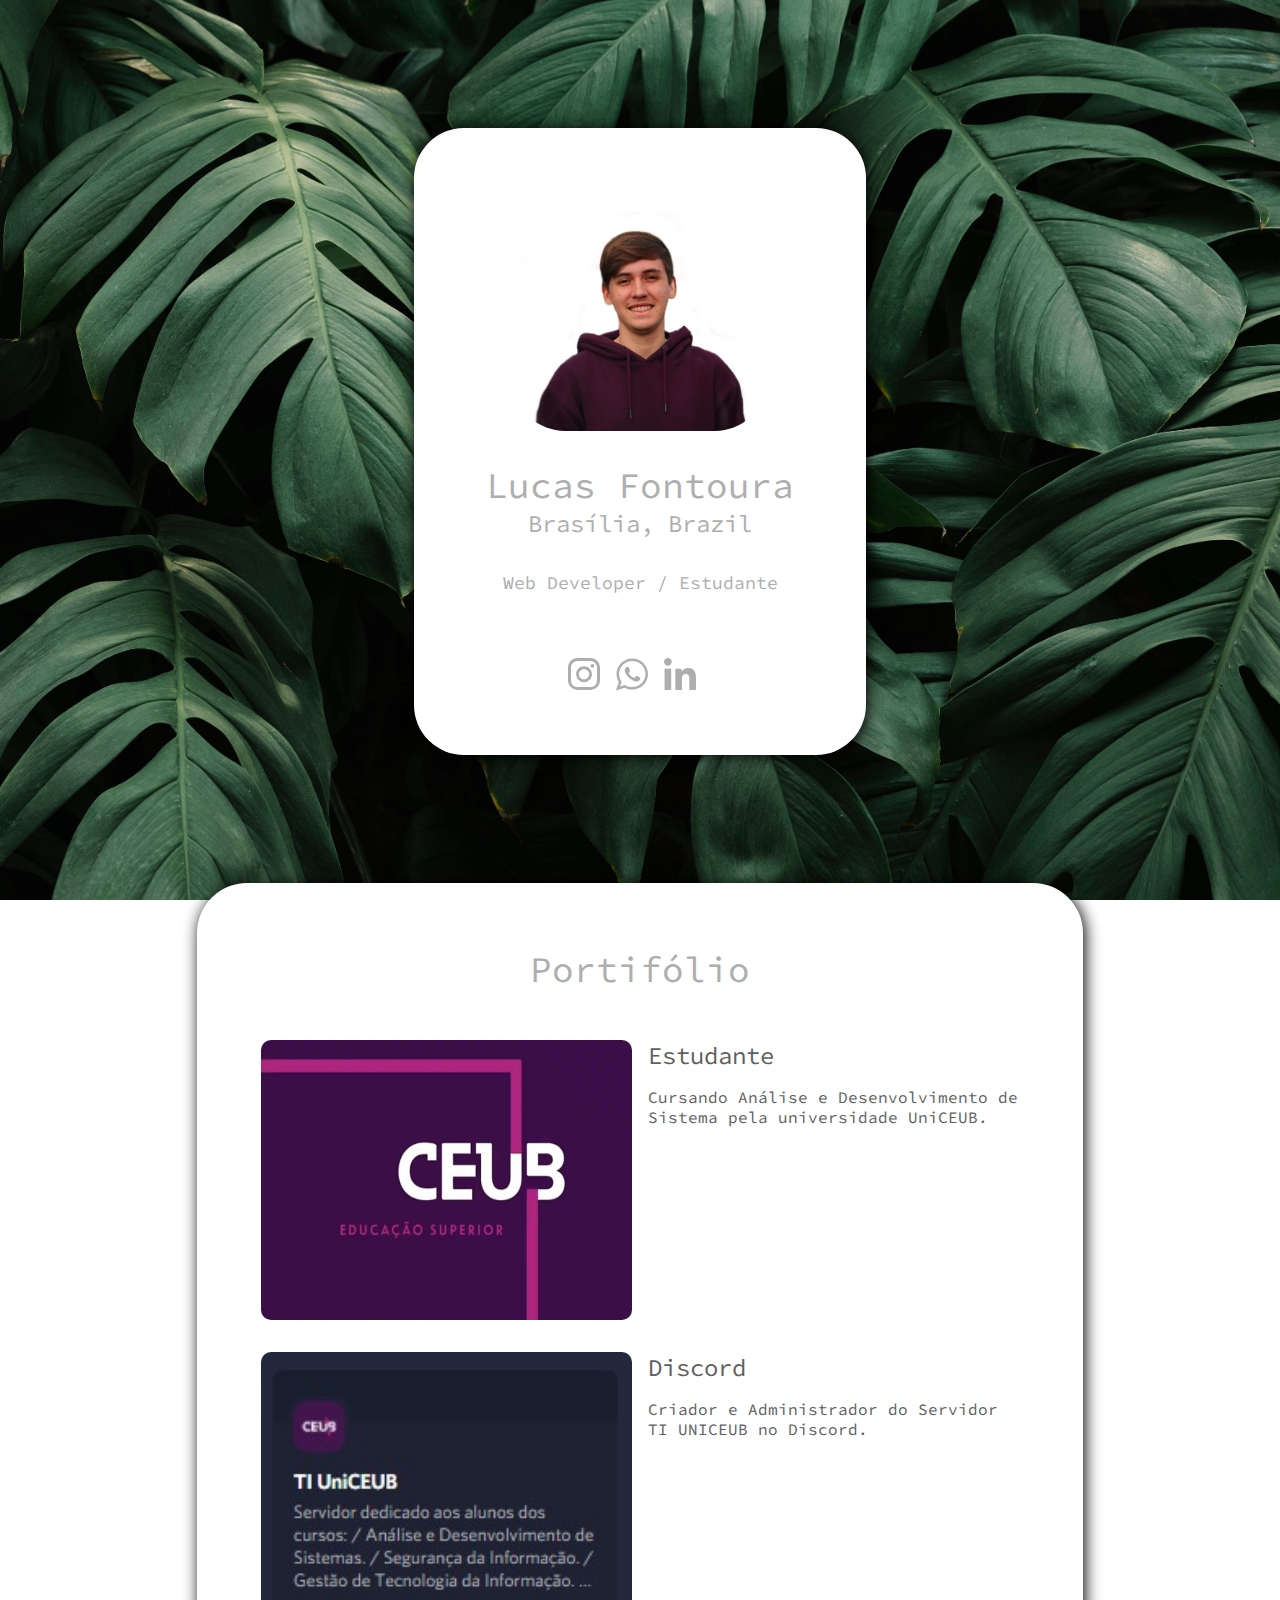
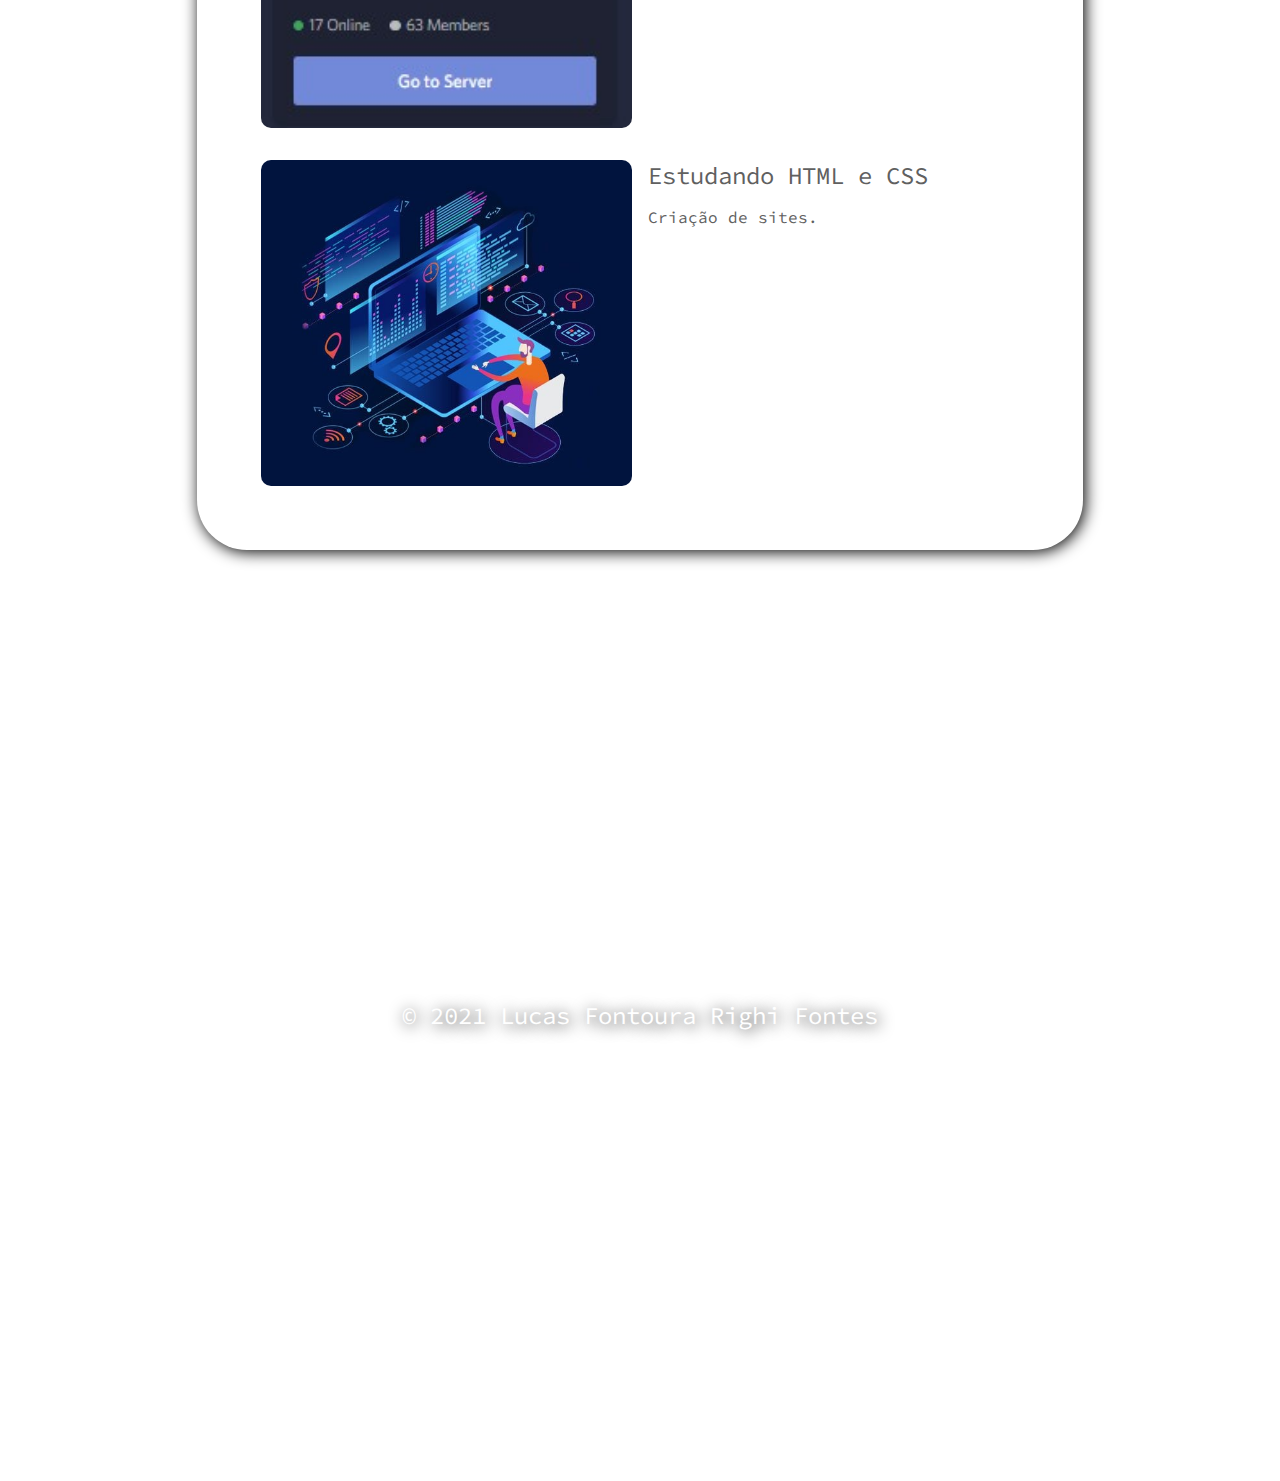
<file: portfolio lucas/index.html>
<!DOCTYPE html>
<html lang="pt-br">
<head>
    <meta charset="UTF-8">
    <meta http-equiv="X-UA-Compatible" content="IE=edge">
    <meta name="viewport" content="width=device-width, initial-scale=1.0">
    <link rel="stylesheet" href="style.css">
    <title>Portifólio Pessoal</title>
    <link rel="preconnect" href="https://fonts.googleapis.com">
    <link rel="preconnect" href="https://fonts.gstatic.com" crossorigin>
    <link href="https://fonts.googleapis.com/css2?family=Festive&family=Source+Code+Pro&display=swap" rel="stylesheet">
</head>
<body>
    <div class="container">
        <div class="profile box">

            <img class="profile-pic" src="img/0606.jpg" alt="profile" width="250px">
    
            <h1 class="title">Lucas Fontoura</h1>
    
            <span>Brasília, Brazil</span>
    
            <p>Web Developer / Estudante</p>
    
            <ul class="redes-sociais">
    
                <li><a href=""><img src="img/instagram.svg" alt="Instagram"></a></li>
    
                <li><a href=""><img src="img/whatsapp.svg" alt="WhatsApp"></a></li>
    
                <li><a href="https://www.linkedin.com/in/lucas-fontoura-706a45212/"> <img src="img/linkedin.svg" alt="LinkeDin"></a></li>
    
            </ul>
        </div>

        <div class="portfolio box">

            <h1 class="title"> Portifólio</h1>
    
            <ul>
                <li>
    
                    <img src="img/logo ceub.jpg" alt="ceub" width="447.99">
                    
                    <div>
                     <h2>Estudante </h2>
    
                     <p>Cursando Análise e Desenvolvimento de Sistema pela 
                        universidade UniCEUB.
                     </p>
                    </div>
    
    
                </li>
    
                <li>
    
                    <img src="img/discord02.jpg" alt="ceub" width="447.99">
                    
                    <div>
                     <h2>Discord </h2>
    
                     <p>Criador e Administrador do Servidor TI UNICEUB no Discord.</p>
                    </div>
    
    
                </li>
    
                <li>
    
                    <img src="img/SENIOR WEB APPLICATION DEVELOPERS.jpg" alt="ceub" width="447.99">
                    
                    <div>
                     <h2>Estudando HTML e CSS </h2>
    
                     <p>Criação de sites.</p>
                    </div>
    
    
                </li>
            </ul>
        </div>

        <p class="copyright">© 2021 Lucas Fontoura Righi Fontes</p>

    </div>
</body>
</html>
</file>
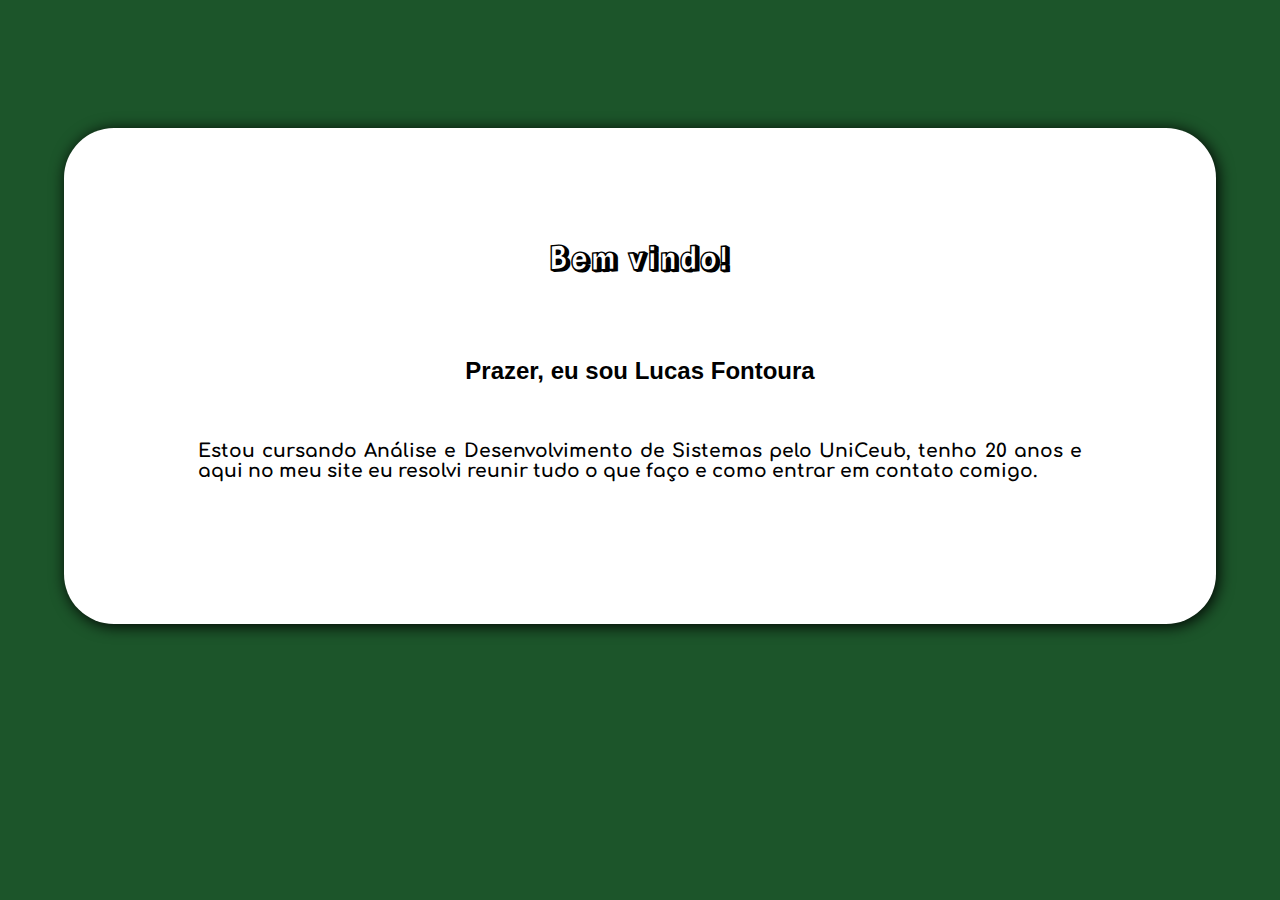
<file: sobre mim/index.html>
<!DOCTYPE html>
<html lang="pt-br">
<head>
    <meta charset="UTF-8">
    <meta http-equiv="X-UA-Compatible" content="IE=edge">
    <meta name="viewport" content="width=device-width, initial-scale=1.0">
    <link href="style.css" rel="stylesheet">
    <title>Document</title>
</head>
<body>
    <div class="box">
        <div class="profile">
            <h1>Bem vindo!</h1>
            <br>
            <br>
            <h2>Prazer, eu sou Lucas Fontoura </h2>
            <br>
            <h3>
                Estou cursando Análise e Desenvolvimento de Sistemas pelo UniCeub, 
                tenho 20 anos e 
                aqui no meu site eu resolvi reunir tudo o que faço e como entrar em contato comigo.
            </h3>

        </div>


    <div>

</body>
</html>
</file>
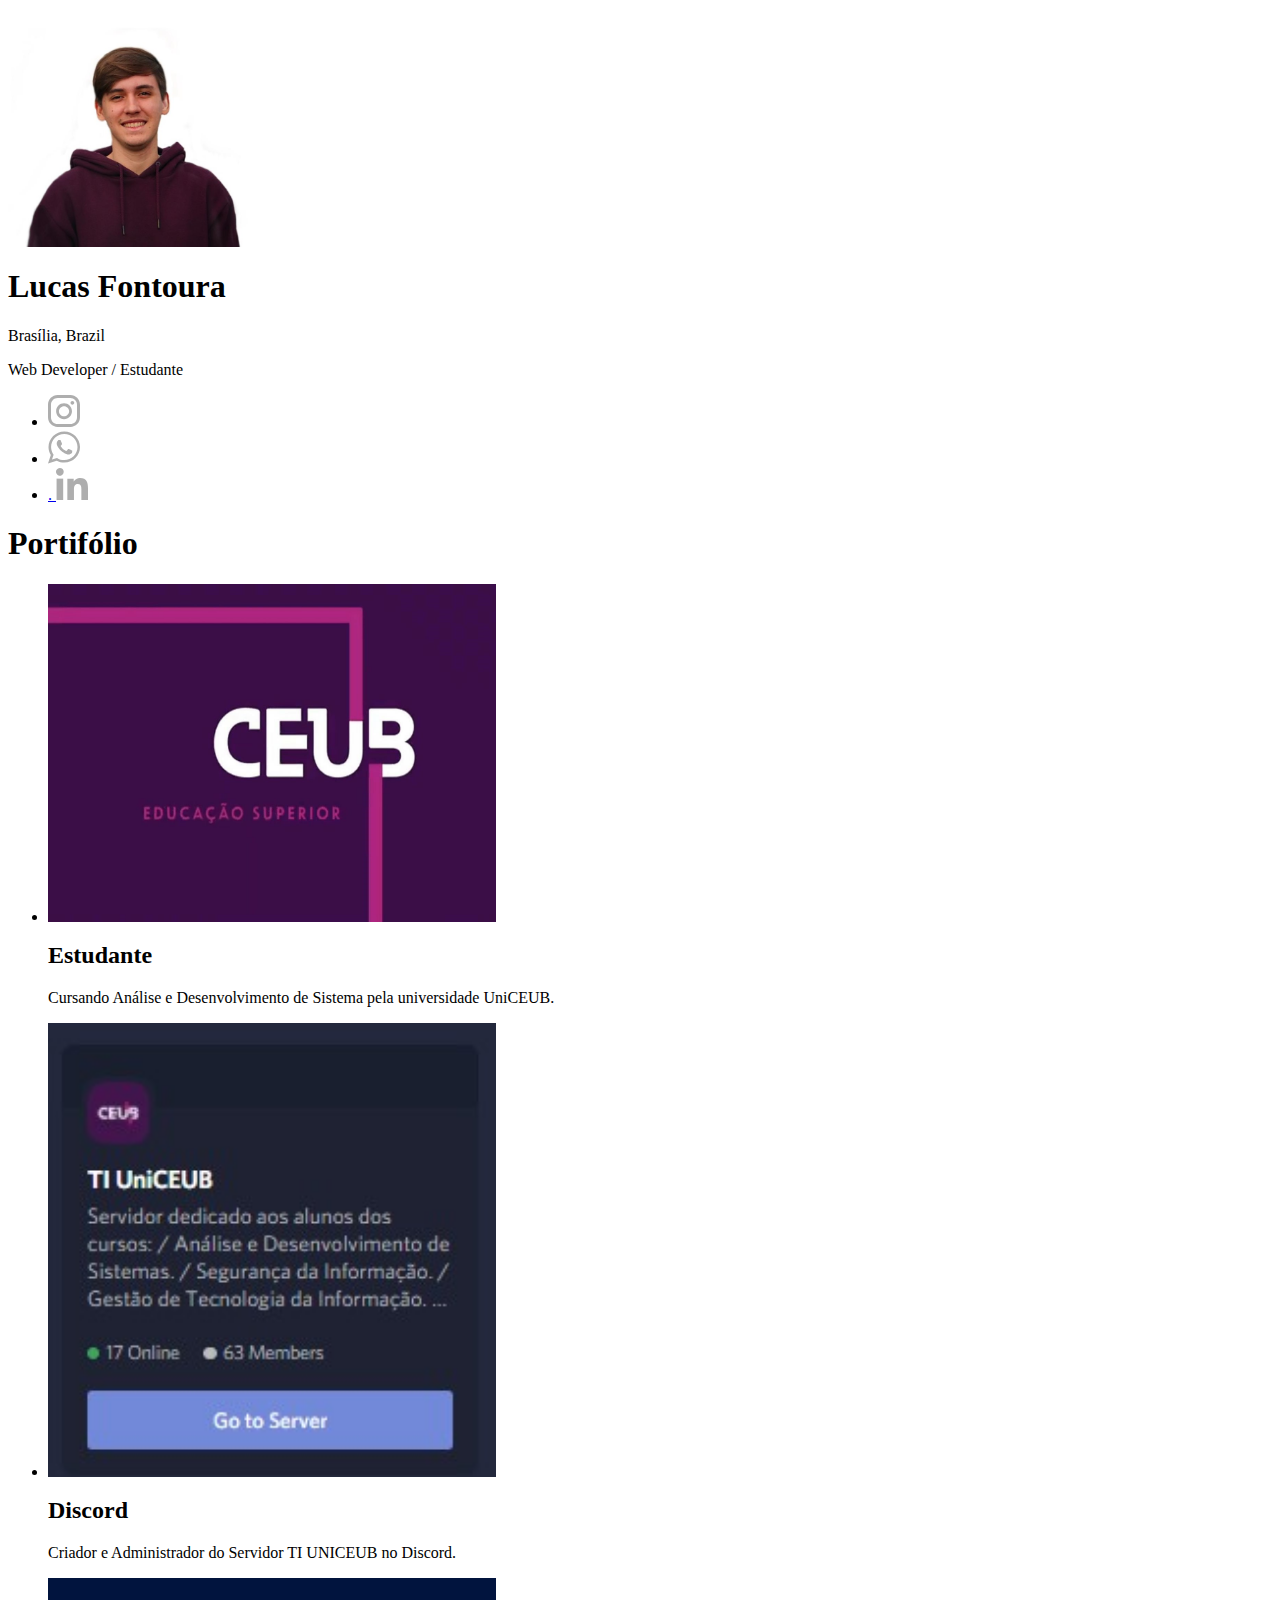
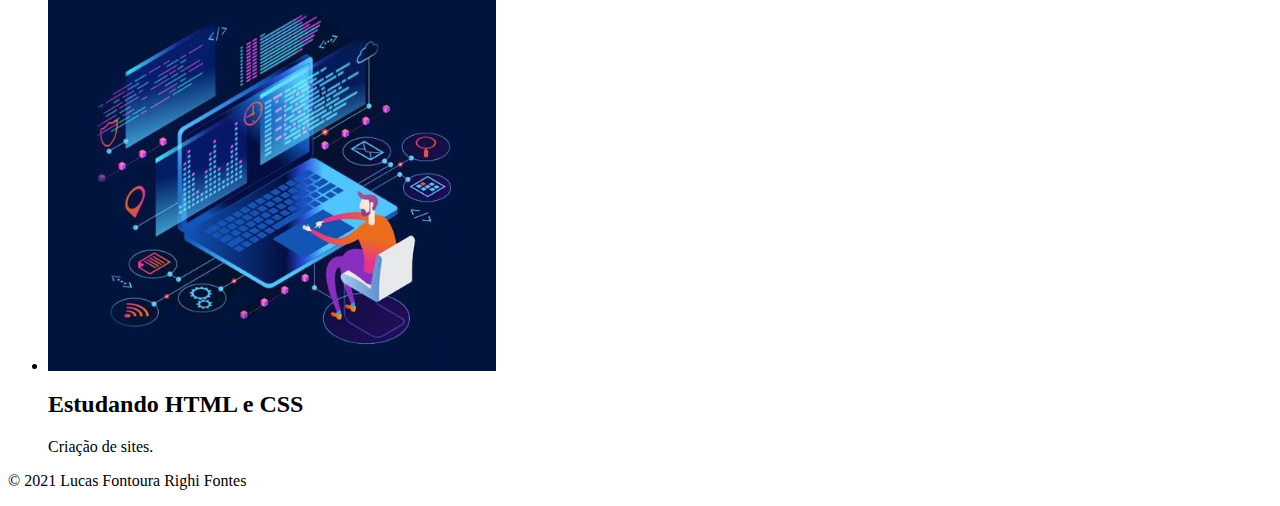
<file: portfolio lucas/index1.html>
<body>
    <div>
        <div class="profile box">

            <img class="profile-pic" src="img/0606.jpg" alt="profile" width="250px">
    
            <h1 class="title">Lucas Fontoura</h1>
    
            <span>Brasília, Brazil</span>
    
            <p>Web Developer / Estudante</p>
    
            <ul class="redes-sociais">
    
                <li><a href=""><img src="img/instagram.svg" alt="Instagram"></a></li>
    
                <li><a href=""><img src="img/whatsapp.svg" alt="WhatsApp"></a></li>
    
                <li><a href="https://www.linkedin.com/in/lucas-fontoura-706a45212/"> . <img src="img/linkedin.svg" alt="LinkeDin"></a></li>
    
            </ul>
        </div>

        <div class="portfolio box">

            <h1 class="title"> Portifólio</h1>
    
            <ul>
                <li>
    
                    <img src="img/logo ceub.jpg" alt="ceub" width="447.99">
                    
                    <div>
                     <h2>Estudante </h2>
    
                     <p>Cursando Análise e Desenvolvimento de Sistema pela 
                        universidade UniCEUB.
                     </p>
                    </div>
    
    
                </li>
    
                <li>
    
                    <img src="img/discord02.jpg" alt="ceub" width="447.99">
                    
                    <div>
                     <h2>Discord </h2>
    
                     <p>Criador e Administrador do Servidor TI UNICEUB no Discord.</p>
                    </div>
    
    
                </li>
    
                <li>
    
                    <img src="img/SENIOR WEB APPLICATION DEVELOPERS.jpg" alt="ceub" width="447.99">
                    
                    <div>
                     <h2>Estudando HTML e CSS </h2>
    
                     <p>Criação de sites.</p>
    
                    </div>
    
    
                </li>
            </ul>
        </div>

        <p class="copyright">© 2021 Lucas Fontoura Righi Fontes</p>

    </div>
</body>




<!DOCTYPE html>
<html lang="en">
<head>
    <meta charset="UTF-8">
    <meta http-equiv="X-UA-Compatible" content="IE=edge">
    <meta name="viewport" content="width=device-width, initial-scale=1.0">
    <title>Document</title>
</head>
<body>
    
</body>
</html>
</file>
<file: portfolio lucas/style.css>
* {
    margin: 0;
    padding: 0;
}

img { 
    display: block;
    max-width: 100%;
}

li {
    list-style: none;
}

body {
    
    font-family: 'Source Code Pro', monospace;
    background: url("img/71.jpg") no-repeat top center;
    background-attachment: fixed;
    background-size: cover;
    display: grid;
    align-items: center;
    justify-items: center;
    height: 100vh;
    color: #aeaeae;
}

.container {
    padding: 0 16px;
}

.title {
    font-size: 36px;
    font-weight: normal;
}

.profile {
    max-width: 452px;
    box-sizing: border-box;
    margin: 0 auto;
}

.box {
    background: white;
    padding: 4rem;
    box-shadow: 2px 2px 16px rgba(0,0,0.16);
    border-radius: 50px;
    text-align: center;
    margin-top: 8rem;
}

.profile-pic {
    border-radius: 20%;
    margin: 0 auto 2rem auto;
    
}

.profile span {
    font-size: 24px;
}

.profile p {
    font-size: 18px;
    margin-top: 2rem;
    margin-bottom: 4rem;
}

.redes-sociais{
    display: flex;
    justify-content: center;
}

.redes-sociais li {
    margin-right: 1rem;
}

.portfolio {
    max-width: 886px;
    box-sizing: border-box;
}

.portfolio ul {
    margin-top: 3rem;
}

.portfolio li {
    display: grid;
    grid-template-columns: 1fr 1fr;
    text-align: left;
    gap: 1rem;
    color: #606060
}

.portfolio li + li {
    margin-top: 2rem;
}

.portfolio img {
    border-radius: 10px;
}

.portfolio h2 {
    font-weight: normal;
    margin-bottom: 1rem;
}

.copyright{
    font-size: 24px;
    color: white;
    text-shadow: 2px 2px 16px black;
    margin-top: 50vh;
    padding-bottom: 50vh;
    text-align: center;
}

@media (max-width: 600px){
    body {
        background-attachment: initial;
        background-size: contain;
        background-color: rgb(66,100,77);
    }
    .box {
        padding: 2rem;
        margin-top: 4rem;
        border-radius: 30px;
    }
    .box:first-child {
        padding: 3rem;
    }
    .portfolio ul{
        margin-top: 1rem;
    }
    .portfolio li {
        grid-template-columns: 1fr;
        justify-items: center;
    }
    .portfolio li div {
        max-width: 448px;
    }
    .copyright {
        font-size: 18px;
        margin: 0px;
        padding: 4rem 0;
    }
}
</file>
<file: sobre mim/style.css>
@import url('https://fonts.googleapis.com/css2?family=Comfortaa:wght@700&display=swap');
@import url('https://fonts.googleapis.com/css2?family=Rampart+One&display=swap');

body {
    font-family: Arial, Helvetica, sans-serif;
    
    margin-left: 5%;
    margin-right: 5%;
    margin-top: 5%;
    border-radius: 20px;
    background-color: rgb(28, 85, 42);
    background-origin: padding-box;
    box-decoration-break: slice;
    
}

h3{
    text-align: justify;
    font-family: 'Comfortaa', cursive;
    margin-right: 50px;
    margin-left: 50px;
}

h1{
    font-family: 'Rampart One', cursive;
    text-align: center;
    
}
div{
    padding: 20px;
    background-color: white;
    border-radius: 20px;
    border-image: auto;  
    text-align: center; 
}

h2{
    margin-right: 30px;
    margin-left: 30px;
}

img {
    text-align: center;

}

.box {
    background: white;
    padding: 4rem;
    box-shadow: 2px 2px 16px rgba(0,0,0.16);
    border-radius: 50px;
    text-align: center;
    margin-top: 8rem;
}
</file>
